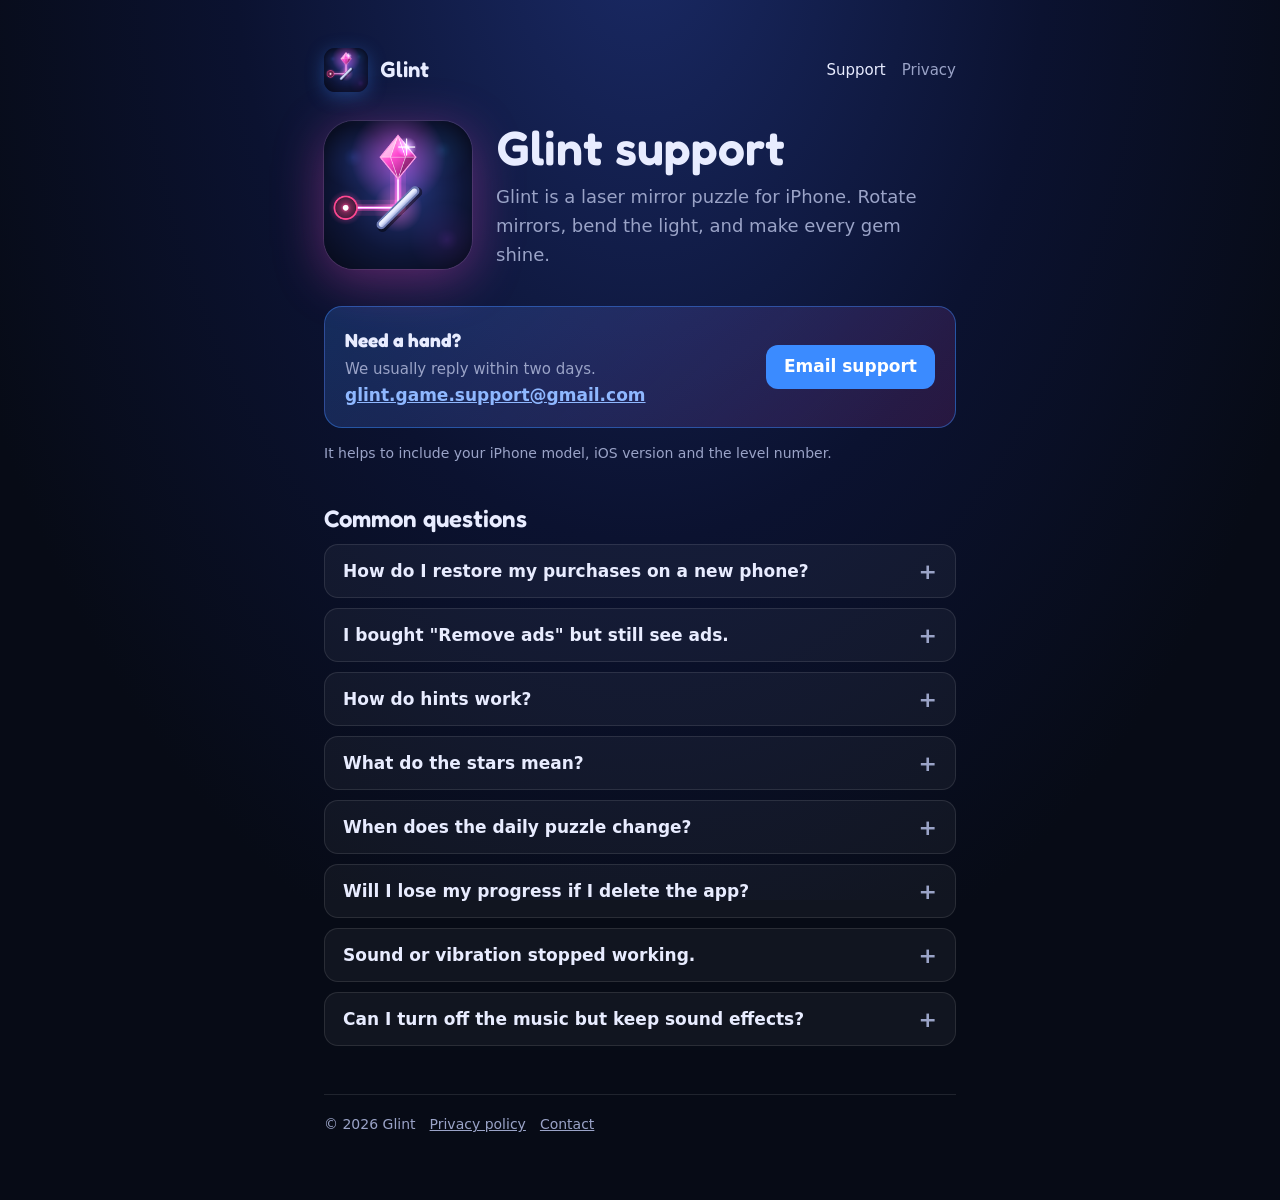
<file: index.html>
<!DOCTYPE html>
<html lang="en">
<head>
<meta charset="utf-8">
<meta name="viewport" content="width=device-width,initial-scale=1">
<title>Glint Support</title>
<meta name="description" content="Help and contact for Glint, the laser mirror puzzle game for iPhone.">
<link rel="icon" href="favicon.png"><link rel="apple-touch-icon" href="apple-touch-icon.png">
<link rel="preconnect" href="https://fonts.googleapis.com"><link rel="preconnect" href="https://fonts.gstatic.com" crossorigin>
<link href="https://fonts.googleapis.com/css2?family=Fredoka:wght@600&display=swap" rel="stylesheet">
<link rel="stylesheet" href="style.css">
</head>
<body>
<div class="wrap">
  <header class="top">
    <img src="icon.png" alt="">
    <a class="brand" href="./">Glint</a>
    <nav><a href="./" aria-current="page">Support</a><a href="privacy.html">Privacy</a></nav>
  </header>

  <section class="hero">
    <img src="icon.png" alt="Glint app icon: a pink beam bouncing off a mirror into a glowing gem">
    <div>
      <h1>Glint support</h1>
      <p class="lede">Glint is a laser mirror puzzle for iPhone. Rotate mirrors, bend the light, and make every gem shine.</p>
    </div>
  </section>

  <div class="card contact">
    <div><strong>Need a hand?</strong><span>We usually reply within two days.</span><br><a class="mail" href="mailto:glint.game.support@gmail.com">glint.game.support@gmail.com</a></div>
    <a class="btn" href="mailto:glint.game.support@gmail.com?subject=Glint%20support">Email support</a>
  </div>
  <p class="meta">It helps to include your iPhone model, iOS version and the level number.</p>

  <h2>Common questions</h2>

  <details>
    <summary>How do I restore my purchases on a new phone?</summary>
    <ol>
      <li>Open Glint and tap the gear button in the bottom corner.</li>
      <li>Tap <b>Restore purchases</b>.</li>
      <li>Sign in with the same Apple ID you bought with, if asked.</li>
    </ol>
    <p>"Remove ads" comes back on any device signed in to your Apple ID. Hint packs are used up as you play, so they can't be restored.</p>
  </details>

  <details>
    <summary>I bought "Remove ads" but still see ads.</summary>
    <p>Tap the gear button, then <b>Restore purchases</b>. Forced ads stop right away. Optional videos for free hints stay available, and those only play when you choose.</p>
  </details>

  <details>
    <summary>How do hints work?</summary>
    <p>Tap <b>Hint</b> and the right mirror pulses. Tapping it always moves you closer to the solution. You start with free hints, get more for finishing each world and each daily puzzle, and can watch a short video or buy a pack when you run out.</p>
  </details>

  <details>
    <summary>What do the stars mean?</summary>
    <p>Each level has a par: the fewest taps that solve it. Match par for three stars, finish within two taps of par for two, and any solve earns one. You can replay any level for a better score.</p>
  </details>

  <details>
    <summary>When does the daily puzzle change?</summary>
    <p>At midnight on your phone's clock. Everyone gets the same puzzle that day. Mondays are gentle and Sundays are the toughest. Solve it on consecutive days to build a streak.</p>
  </details>

  <details>
    <summary>Will I lose my progress if I delete the app?</summary>
    <p>Yes. Progress, stars and hints are saved only on your phone, and deleting Glint erases them. Your Remove Ads purchase can always be restored.</p>
  </details>

  <details>
    <summary>Sound or vibration stopped working.</summary>
    <p>Check the switches under the gear button, and make sure your iPhone isn't in Silent mode. After unlocking your phone, sound comes back on your first tap. If it still doesn't, close Glint completely and open it again.</p>
  </details>

  <details>
    <summary>Can I turn off the music but keep sound effects?</summary>
    <p>Yes. Tap the gear button and switch off <b>Music</b>. Sound effects and vibration have their own switches.</p>
  </details>

  <footer>
    <span>© 2026 Glint</span>
    <a href="privacy.html">Privacy policy</a>
    <a href="mailto:glint.game.support@gmail.com">Contact</a>
  </footer>
</div>
</body>
</html>
</file>
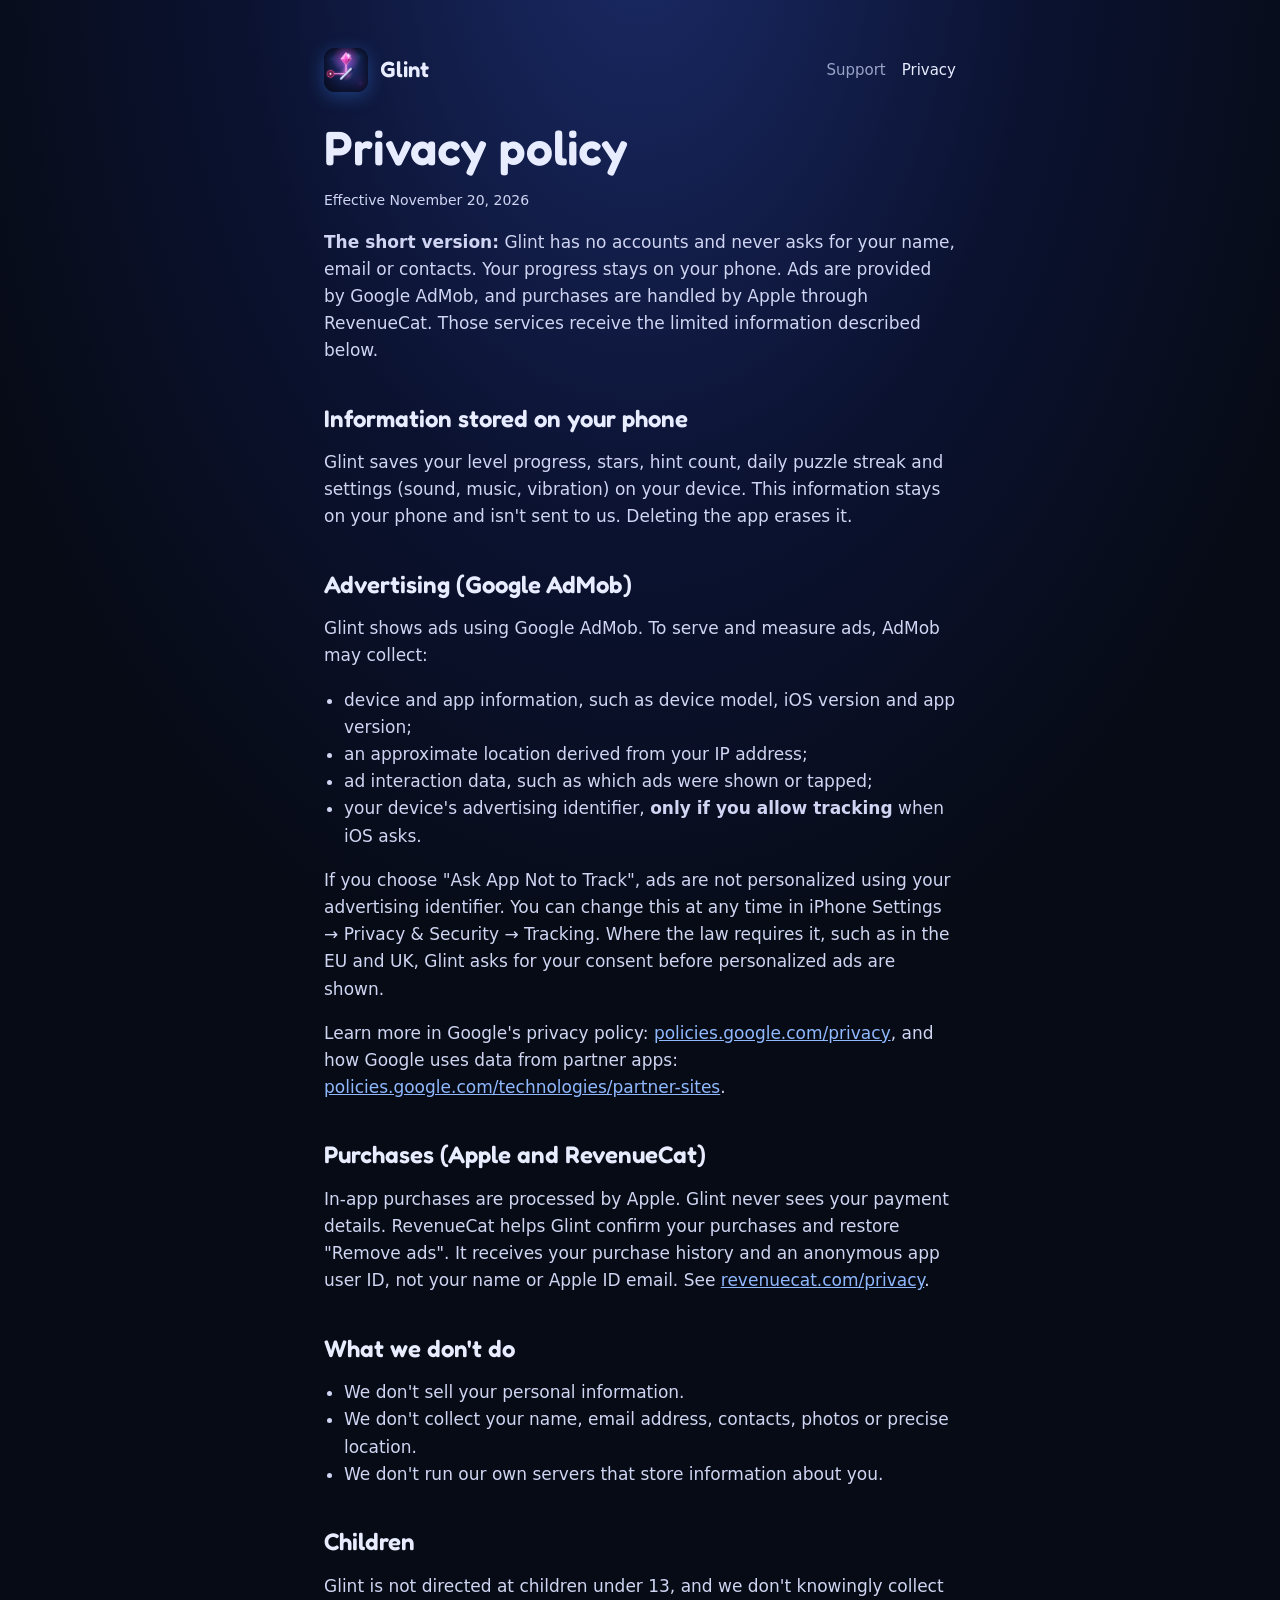
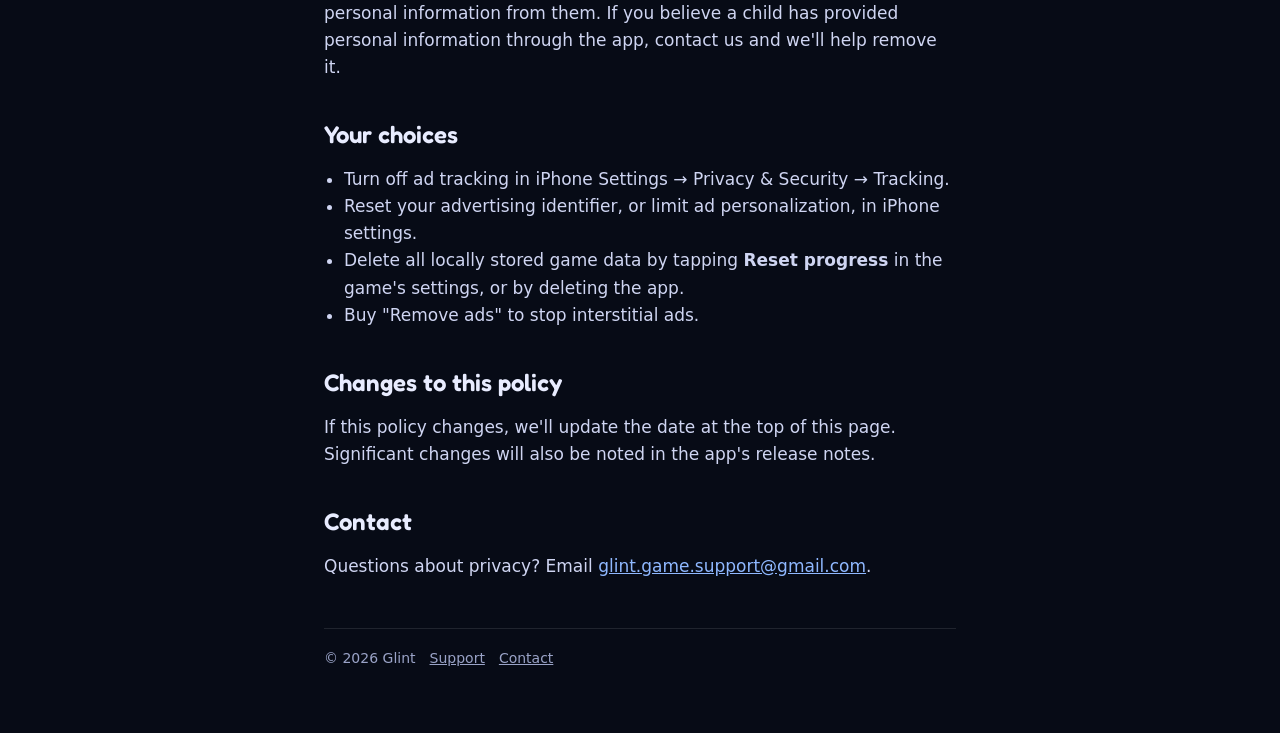
<file: privacy.html>
<!DOCTYPE html>
<html lang="en">
<head>
<meta charset="utf-8">
<meta name="viewport" content="width=device-width,initial-scale=1">
<title>Glint Privacy Policy</title>
<meta name="description" content="How the Glint puzzle game handles your information.">
<link rel="icon" href="favicon.png"><link rel="apple-touch-icon" href="apple-touch-icon.png">
<link rel="preconnect" href="https://fonts.googleapis.com"><link rel="preconnect" href="https://fonts.gstatic.com" crossorigin>
<link href="https://fonts.googleapis.com/css2?family=Fredoka:wght@600&display=swap" rel="stylesheet">
<link rel="stylesheet" href="style.css">
</head>
<body>
<div class="wrap legal">
  <header class="top">
    <img src="icon.png" alt="">
    <a class="brand" href="./">Glint</a>
    <nav><a href="./">Support</a><a href="privacy.html" aria-current="page">Privacy</a></nav>
  </header>

  <h1>Privacy policy</h1>
  <p class="meta">Effective November 20, 2026</p>

  <p><b>The short version:</b> Glint has no accounts and never asks for your name, email or contacts. Your progress stays on your phone. Ads are provided by Google AdMob, and purchases are handled by Apple through RevenueCat. Those services receive the limited information described below.</p>

  <h2>Information stored on your phone</h2>
  <p>Glint saves your level progress, stars, hint count, daily puzzle streak and settings (sound, music, vibration) on your device. This information stays on your phone and isn't sent to us. Deleting the app erases it.</p>

  <h2>Advertising (Google AdMob)</h2>
  <p>Glint shows ads using Google AdMob. To serve and measure ads, AdMob may collect:</p>
  <ul>
    <li>device and app information, such as device model, iOS version and app version;</li>
    <li>an approximate location derived from your IP address;</li>
    <li>ad interaction data, such as which ads were shown or tapped;</li>
    <li>your device's advertising identifier, <b>only if you allow tracking</b> when iOS asks.</li>
  </ul>
  <p>If you choose "Ask App Not to Track", ads are not personalized using your advertising identifier. You can change this at any time in iPhone Settings → Privacy &amp; Security → Tracking. Where the law requires it, such as in the EU and UK, Glint asks for your consent before personalized ads are shown.</p>
  <p>Learn more in Google's privacy policy: <a href="https://policies.google.com/privacy">policies.google.com/privacy</a>, and how Google uses data from partner apps: <a href="https://policies.google.com/technologies/partner-sites">policies.google.com/technologies/partner-sites</a>.</p>

  <h2>Purchases (Apple and RevenueCat)</h2>
  <p>In-app purchases are processed by Apple. Glint never sees your payment details. RevenueCat helps Glint confirm your purchases and restore "Remove ads". It receives your purchase history and an anonymous app user ID, not your name or Apple ID email. See <a href="https://www.revenuecat.com/privacy">revenuecat.com/privacy</a>.</p>

  <h2>What we don't do</h2>
  <ul>
    <li>We don't sell your personal information.</li>
    <li>We don't collect your name, email address, contacts, photos or precise location.</li>
    <li>We don't run our own servers that store information about you.</li>
  </ul>

  <h2>Children</h2>
  <p>Glint is not directed at children under 13, and we don't knowingly collect personal information from them. If you believe a child has provided personal information through the app, contact us and we'll help remove it.</p>

  <h2>Your choices</h2>
  <ul>
    <li>Turn off ad tracking in iPhone Settings → Privacy &amp; Security → Tracking.</li>
    <li>Reset your advertising identifier, or limit ad personalization, in iPhone settings.</li>
    <li>Delete all locally stored game data by tapping <b>Reset progress</b> in the game's settings, or by deleting the app.</li>
    <li>Buy "Remove ads" to stop interstitial ads.</li>
  </ul>

  <h2>Changes to this policy</h2>
  <p>If this policy changes, we'll update the date at the top of this page. Significant changes will also be noted in the app's release notes.</p>

  <h2>Contact</h2>
  <p>Questions about privacy? Email <a href="mailto:glint.game.support@gmail.com">glint.game.support@gmail.com</a>.</p>

  <footer>
    <span>© 2026 Glint</span>
    <a href="./">Support</a>
    <a href="mailto:glint.game.support@gmail.com">Contact</a>
  </footer>
</div>
</body>
</html>
</file>
<file: style.css>
/* Glint site: night-sky light table, same palette as the game */
:root{--bg:#070b16;--panel:rgba(255,255,255,.045);--line:rgba(255,255,255,.1);--ink:#e8ecff;--dim:#9aa3c7;--accent:#3b8bff;--pink:#ff4bd0}
*{box-sizing:border-box;min-width:0}
html{scroll-padding-top:24px}
body{margin:0;background:radial-gradient(ellipse at 50% -10%,#1a2a66 0%,#0b1230 45%,var(--bg) 80%) fixed,var(--bg);color:var(--ink);font:17px/1.6 -apple-system,system-ui,"Segoe UI",Roboto,sans-serif;overflow-x:clip}
a{color:#8fb8ff}a:hover{color:#fff}
h1,h2,h3,.brand{font-family:Fredoka,-apple-system,system-ui,sans-serif;font-weight:600;line-height:1.15;text-wrap:balance}
.wrap{max-width:760px;margin:0 auto;padding:clamp(20px,4vw,48px) max(5vw,18px) 64px}
.top{display:flex;align-items:center;gap:12px;margin-bottom:28px}
.top img{width:44px;height:44px;border-radius:11px;box-shadow:0 4px 18px rgba(59,139,255,.35)}
.brand{font-size:22px;color:var(--ink);text-decoration:none}
.top nav{margin-left:auto;display:flex;gap:16px;flex-wrap:wrap;font-size:15px}
.top nav a{text-decoration:none;color:var(--dim)}.top nav a[aria-current]{color:var(--ink)}
.hero{display:grid;grid-template-columns:auto minmax(0,1fr);gap:24px;align-items:center;margin:8px 0 36px}
.hero img{width:clamp(96px,22vw,148px);height:auto;border-radius:30px;box-shadow:0 10px 50px rgba(255,75,208,.35),0 0 0 1px var(--line)}
h1{font-size:clamp(32px,6vw,48px);margin:0 0 8px}
.lede{color:var(--dim);font-size:18px;margin:0}
h2{font-size:24px;margin:40px 0 12px}
h3{font-size:18px;margin:0 0 6px}
.card{background:var(--panel);border:1px solid var(--line);border-radius:18px;padding:18px 20px;margin:12px 0}
.contact{display:flex;flex-wrap:wrap;align-items:center;gap:14px;justify-content:space-between;background:linear-gradient(135deg,rgba(59,139,255,.22),rgba(255,75,208,.12));border-color:rgba(59,139,255,.45)}
.contact strong{display:block;font-family:Fredoka,-apple-system,system-ui,sans-serif;font-size:19px}
.contact span{color:var(--dim);font-size:15px}
.mail{font-size:17px;font-weight:600;word-break:break-all}
.btn{display:inline-flex;align-items:center;min-height:44px;padding:0 18px;border-radius:12px;background:var(--accent);color:#fff;text-decoration:none;font-weight:600}
.btn:hover{color:#fff;filter:brightness(1.1)}
.btn:focus-visible,a:focus-visible{outline:2px solid #fff;outline-offset:2px}
details{background:var(--panel);border:1px solid var(--line);border-radius:14px;margin:10px 0;padding:0 18px}
summary{cursor:pointer;min-height:52px;display:flex;align-items:center;font-weight:600;list-style:none}
summary::-webkit-details-marker{display:none}
summary::after{content:'+';margin-left:auto;color:var(--dim);font-size:22px;padding-left:12px}
details[open] summary::after{content:'–'}
details p,details ol,details ul{margin:0 0 16px;color:#cfd5f2}
.legal p,.legal li{color:#cfd5f2}
.legal ul{padding-left:20px}
.meta{color:var(--dim);font-size:14px}
footer{margin-top:48px;padding-top:18px;border-top:1px solid var(--line);color:var(--dim);font-size:14px;display:flex;flex-wrap:wrap;gap:14px}
footer a{color:var(--dim)}
@media(max-width:600px){.hero{grid-template-columns:1fr;text-align:left}.top nav{gap:12px}}
</file>
